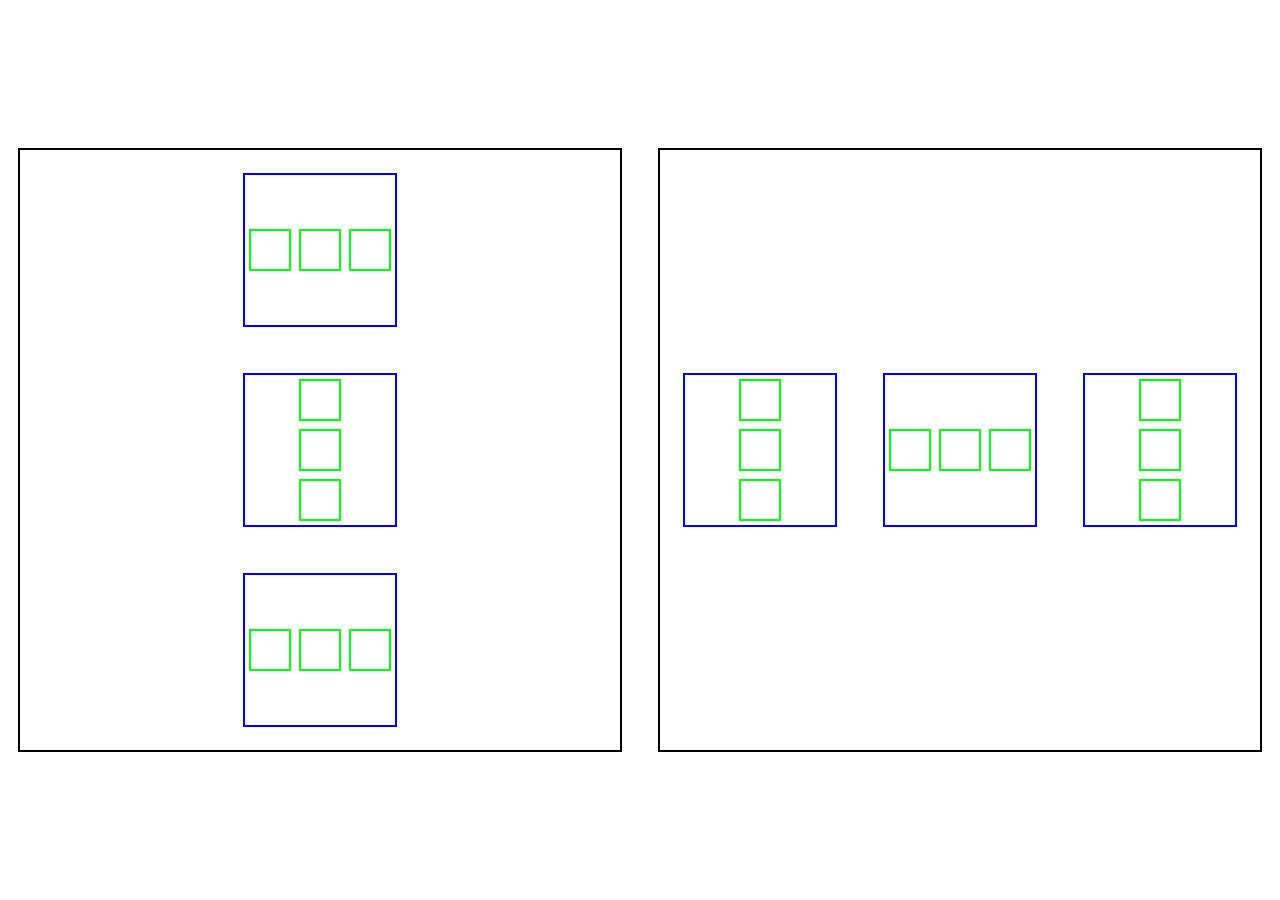
<file: 03_FlexBox/index.html>
<!DOCTYPE html>
<html>
  <head>
    <title>Flex Box</title>
    <link rel="stylesheet" href="styles.css" />
  </head>

  <body>
    <div class="padre">
      <div class="hijo">
        <div class="nieto"></div>
        <div class="nieto"></div>
        <div class="nieto"></div>
      </div>
      <div class="hija">
        <div class="nieto"></div>
        <div class="nieto"></div>
        <div class="nieto"></div>
      </div>
      <div class="hijo">
        <div class="nieto"></div>
        <div class="nieto"></div>
        <div class="nieto"></div>
      </div>
    </div>
    <!-------------------Clase Madre-------------->
    <div class="madre">
      <div class="hija">
        <div class="nieta"></div>
        <div class="nieta"></div>
        <div class="nieta"></div>
      </div>
      <div class="hijo">
        <div class="nieta"></div>
        <div class="nieta"></div>
        <div class="nieta"></div>
      </div>
      <div class="hija">
        <div class="nieta"></div>
        <div class="nieta"></div>
        <div class="nieta"></div>
      </div>
    </div>
  </body>
</html>
</file>
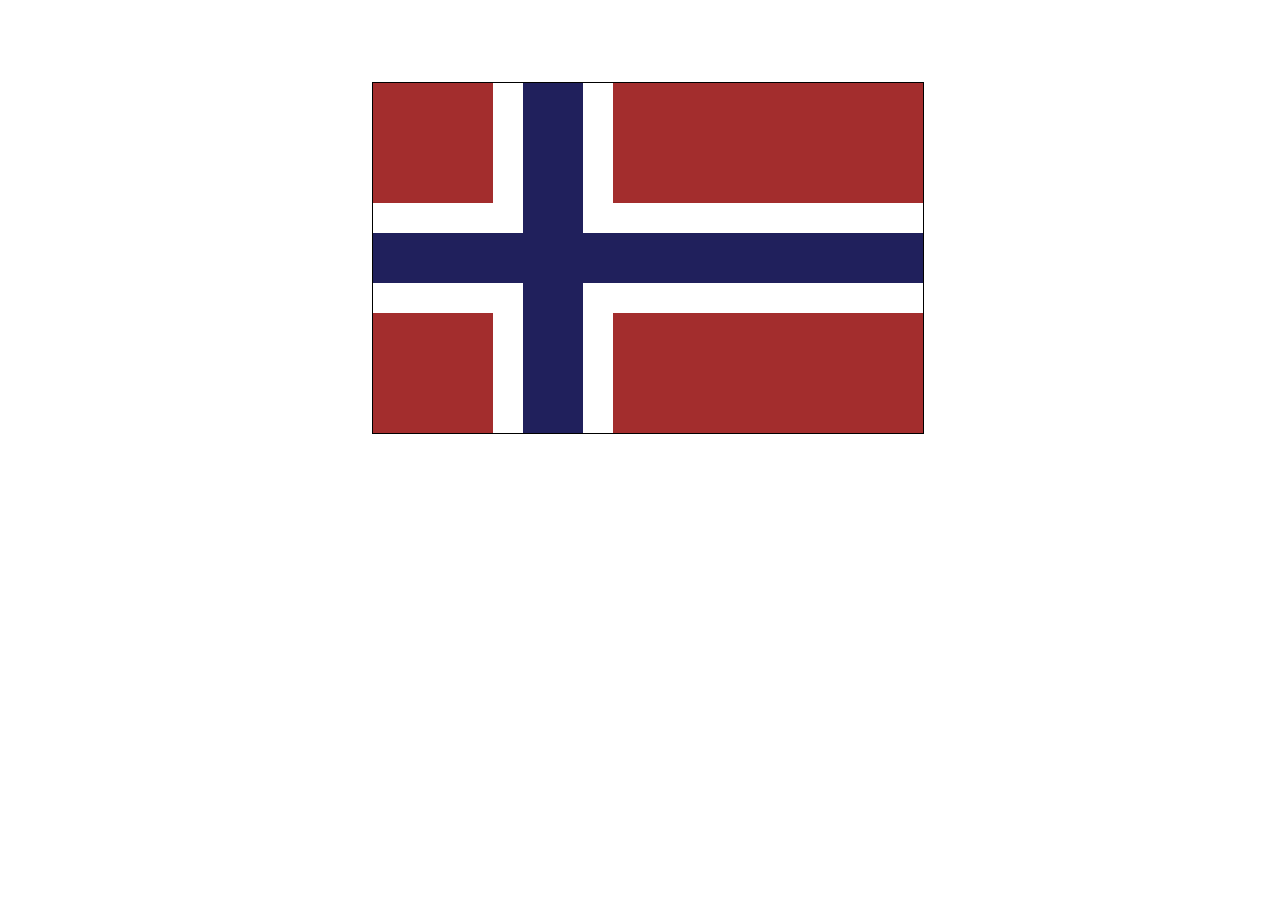
<file: Ejercicio_FlexBox/index.html>
<!DOCTYPE html>
<html lang="en">
<head>
    <meta charset="UTF-8">
    <meta http-equiv="X-UA-Compatible" content="IE=edge">
    <meta name="viewport" content="width=device-width, initial-scale=1.0">
    <title>Document</title>
    <link rel="stylesheet" href="styles.css">
</head>
<body>
    <div class="bandera">
        <div class="azul-izquierda">
        <div class="blanca-up">
            <div class="roja"></div>
        </div>
        <div class="blanca-down">
            <div class="roja"></div>
        </div>
            </div>
    <div class="azul-derecha">
        <div class="blanca-up-der">
            <div class="roja-der"></div>
                </div>
        <div class="blanca-down-der">
            <div class="roja-der"></div>
        </div>
        

    </div>

    </div>
 
</body>
</html>
</file>
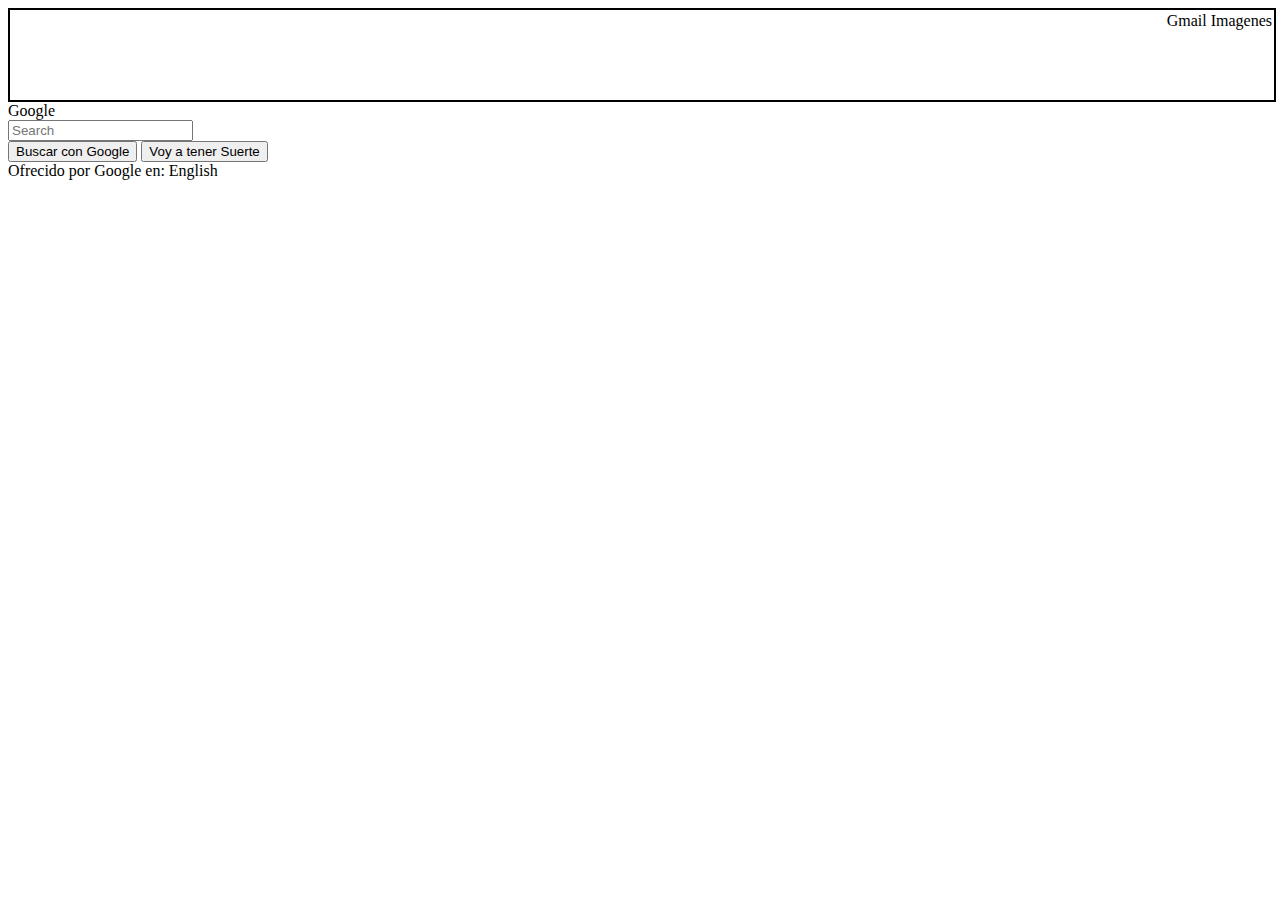
<file: Ejercicio_FlexBox2/index.html>
<!DOCTYPE html>
<html lang="en">
<head>
    <meta charset="UTF-8">
    <meta http-equiv="X-UA-Compatible" content="IE=edge">
    <meta name="viewport" content="width=device-width, initial-scale=1.0">
    <link rel="stylesheet" href="styles.css">
    <title>Document</title>
</head>
<body>
    
    <div class="menu">
       <a href="#">Gmail</a>
       <a href="#">Imagenes</a>
    </div>
    <div class="google">
        <label for="">Google</label>
    </div>
    <div class="search">
        <input type="text" placeholder="Search">

    </div>
    <div class="botones">
        <input type="button" value="Buscar con Google">
        <input type="button" value="Voy a tener Suerte">

    </div>
    <div class="anuncio">
        <label for="">Ofrecido por Google en: English</label>
    </div>

</body>
</html>
</file>
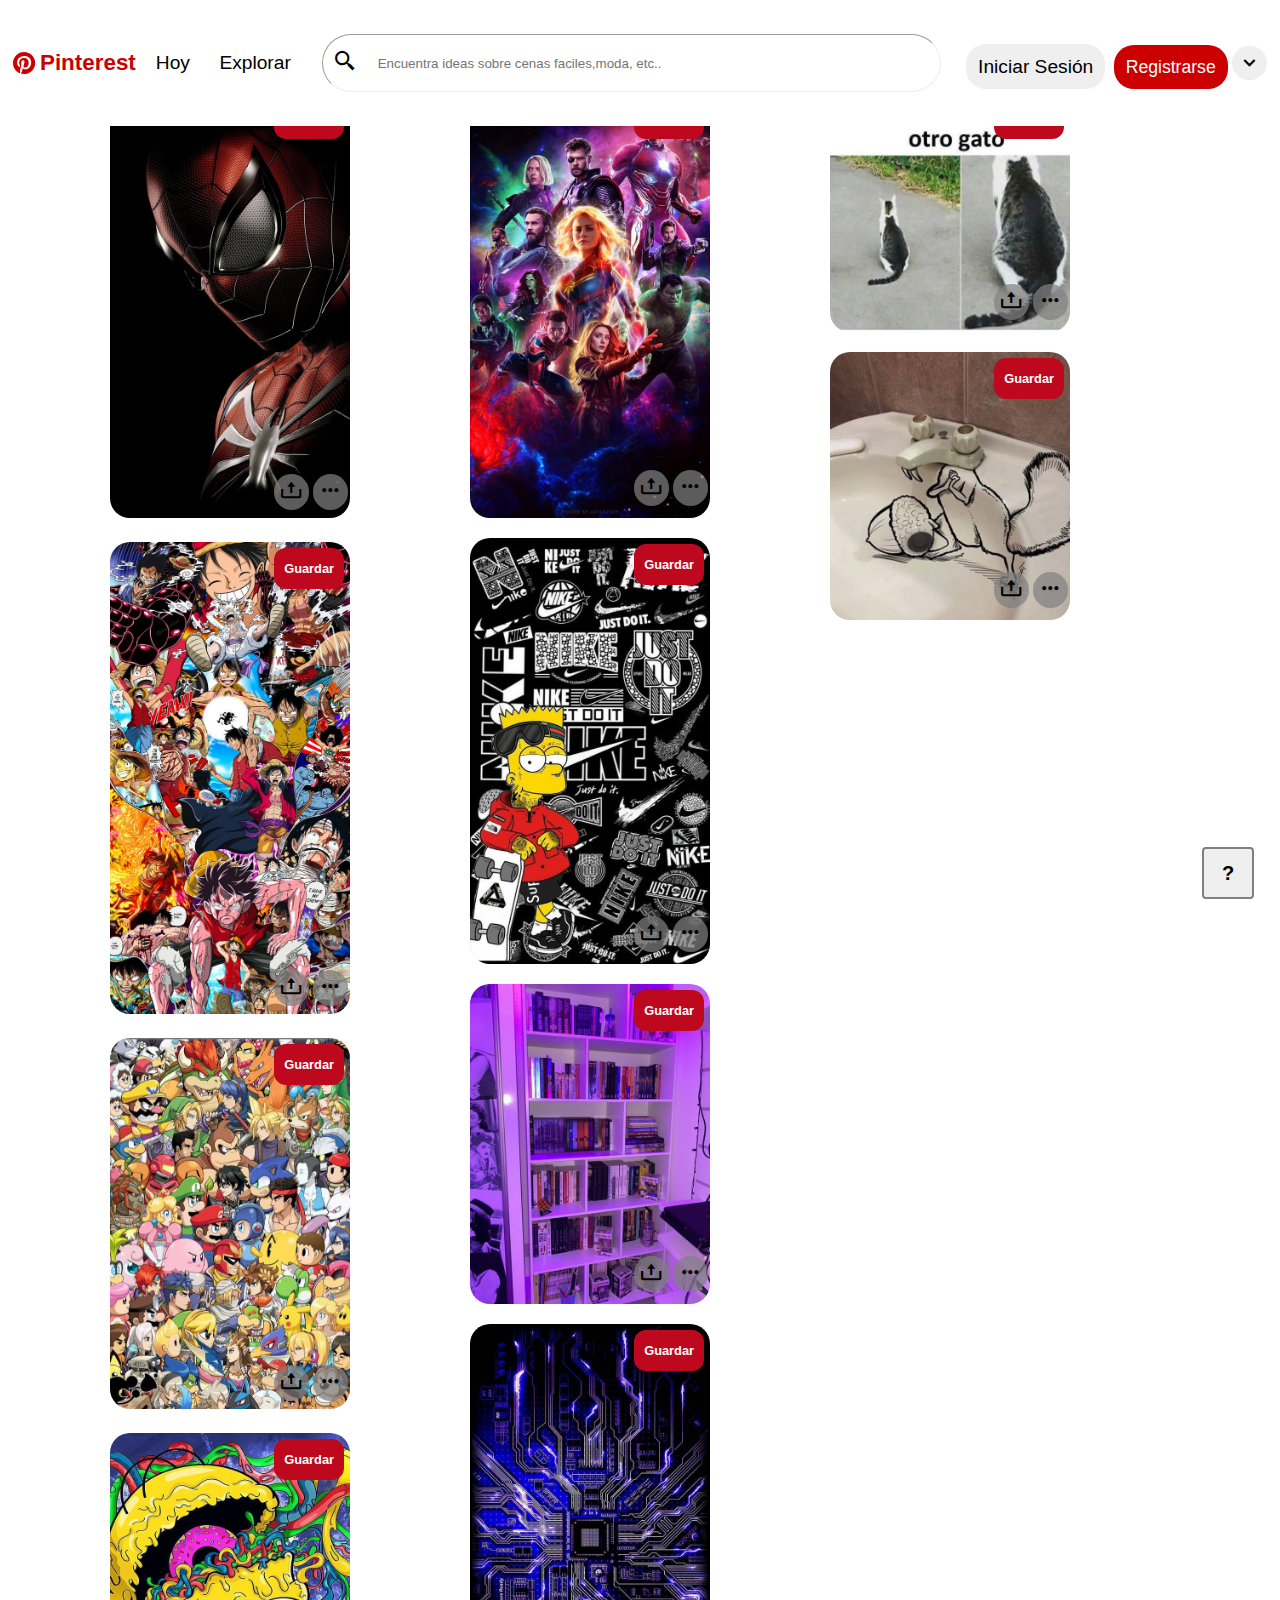
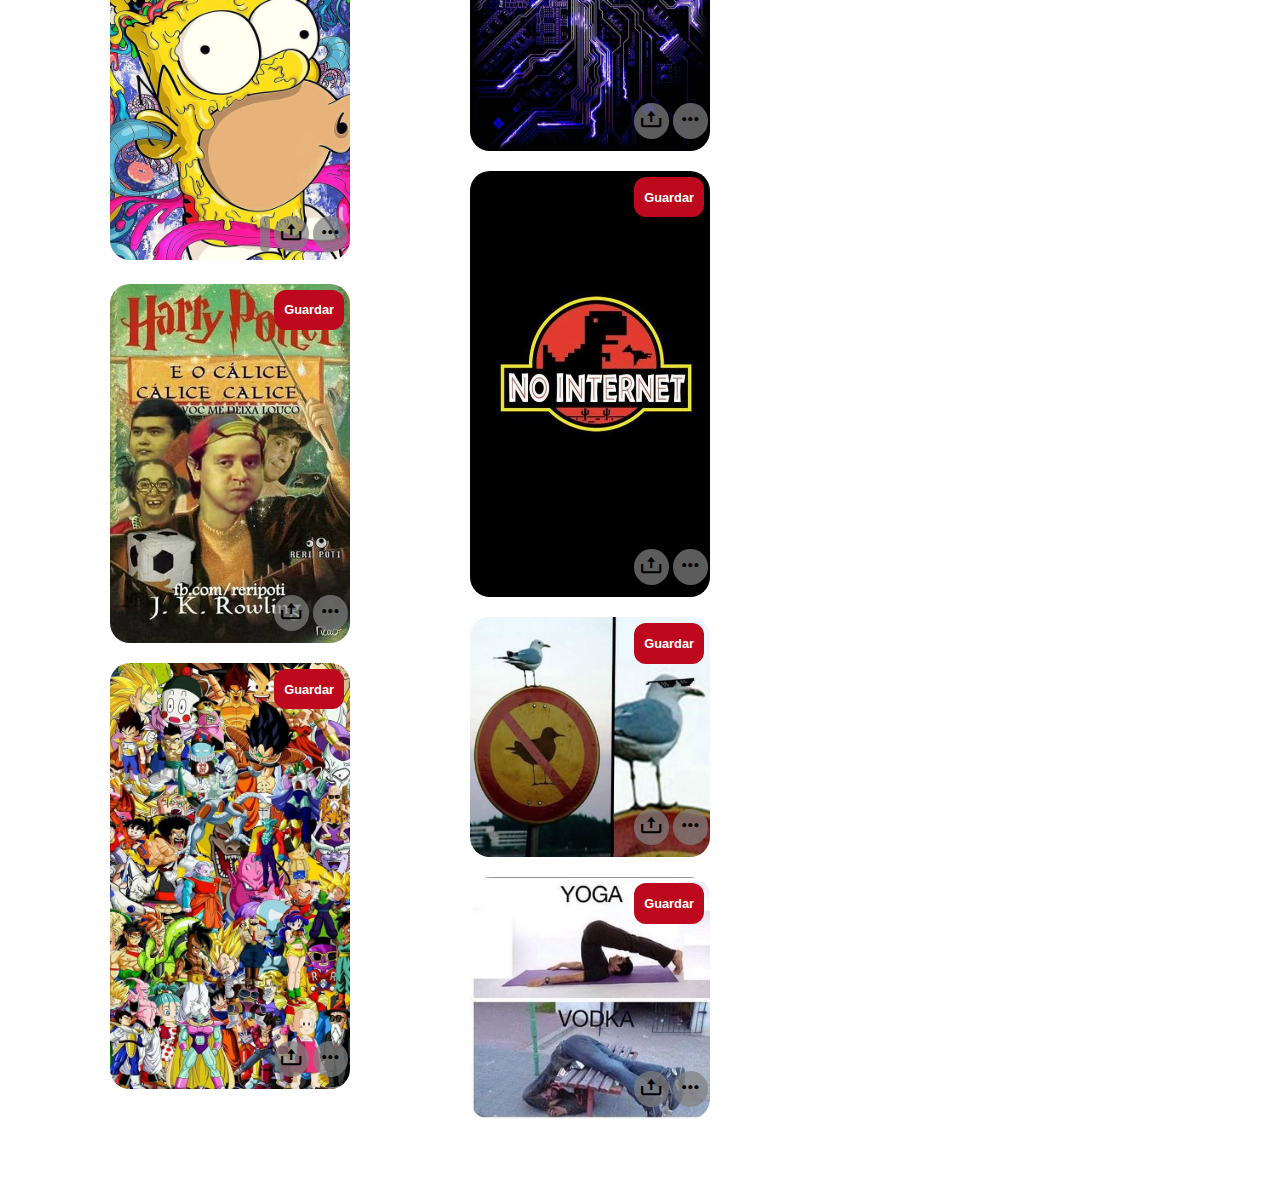
<file: Pinterest/index.html>
<!DOCTYPE html>
  <head>
    <meta charset="UTF-8" />
    <meta name="viewport" content="width=device-width, initial-scale=1.0" />
    <title>Clon de Pinterest</title>
    <link rel="stylesheet" href="css/style.css">
    <link rel="stylesheet" href="css/menu.css">
    <link href='https://unpkg.com/boxicons@2.1.2/css/boxicons.min.css' rel='stylesheet'>
  </head>
  <body>    
    <nav>
      <div class="navbar">
        <div class="logo">
          <svg
            class="gUZ sj_ U9O kVc"
            height="24"
            width="24"
            viewBox="0 0 24 24"
            aria-hidden="true"
            aria-label=""
            role="img"
          >

            <path
              d="M0 12c0 5.123 3.211 9.497 7.73 
                        11.218-.11-.937-.227-2.482.025-3.566.217-.932 1.401-5.938 1.401-5.938s-.357-.715-.357-1.774c0-1.66.962-2.9 
                        2.161-2.9 1.02 0 1.512.765 1.512 1.682 0 1.025-.653 2.557-.99 3.978-.281 1.189.597 2.159 1.769 2.159 
                        2.123 0 3.756-2.239 3.756-5.471 0-2.861-2.056-4.86-4.991-4.86-3.398 0-5.393 2.549-5.393 5.184 0 
                        1.027.395 2.127.889 2.726a.36.36 0 0 1 .083.343c-.091.378-.293 1.189-.332 
                        1.355-.053.218-.173.265-.4.159-1.492-.694-2.424-2.875-2.424-4.627 0-3.769 2.737-7.229 7.892-7.229 
                        4.144 0 7.365 2.953 7.365 6.899 0 4.117-2.595 7.431-6.199 7.431-1.211 0-2.348-.63-2.738-1.373 0 0-.599 
                        2.282-.744 2.84-.282 1.084-1.064 2.456-1.549 3.235C9.584 23.815 10.77 24 12 24c6.627 0 12-5.373 
                        12-12S18.627 0 12 0 0 5.373 0 12"></path>
          </svg>
          <a href="./index.html">Pinterest</a>
        </div>
      <div class="menu">
        <div class="derecha">
            <a href="http://">Hoy</a>
            <a href="http://">Explorar</a>
        </div>
        <div class="centro">
            <span>
                <i class='bx bx-search-alt-2 bx-sm'></i>
            </span>
            <input type="text" class="search" id="checking" placeholder="Encuentra ideas sobre cenas faciles,moda, etc..">
        </div>
        <div class="izquierda">
            <a href="http://" class="iniciar">Iniciar Sesión</a>
            <a href="http://" class="registrar">Registrarse</a>
            <i class='bx bx-chevron-down bx-sm'></i>
        </div>
      </div>
    </div>

    </nav>

      <div class="container">
        <div class="tile-container">
          <div class="tile">
            <a href="./zoom.html"><img src="img/cuadro1-1.jpg" alt="Spiderman"></a>
            <div class="overlay">
              <a href="#"><i class='bx bx-upload bx-sm'></i></a>
              <a href="#"><i class='bx bx-dots-horizontal-rounded bx-sm'></i></a>
            </div>
            <div class="btn_Guardar">
              <p>Guardar</p>
            </div>
          </div>
          <div class="tile">
            <a href="./zoom2.html"><img src="img/cuadro1-2.jpg" alt="Caricatura"></a>
            <div class="overlay">
              <a href="#"><i class='bx bx-upload bx-sm'></i></a>
              <a href="#"><i class='bx bx-dots-horizontal-rounded bx-sm'></i></a>
            </div>
            <div class="btn_Guardar">
              <p>Guardar</p>
            </div>
          </div>
          <div class="tile">
            <a href="./zoom3.html"><img src="img/cuadro1-3.jpg" alt="Juegos"></a>
            <div class="overlay">
              <a href="#"><i class='bx bx-upload bx-sm'></i></a>
              <a href="#"><i class='bx bx-dots-horizontal-rounded bx-sm'></i></a>
            </div>
            <div class="btn_Guardar">
              <p>Guardar</p>
            </div>
          </div>
          <div class="tile">
            <a href="./zoom4.html"><img src="img/cuadro1-4.jpg" alt="Los simpsons">
            <div class="overlay">
              <a href="#"><i class='bx bx-upload bx-sm'></i></a>
              <a href="#"><i class='bx bx-dots-horizontal-rounded bx-sm'></i></a>
            </div>
            <div class="btn_Guardar">
              <p>Guardar</p>
            </div>
          </div>
          <div class="tile">
            <img src="img/cuadro2-1.jpg" alt="Harry Potter">
            <div class="overlay">
              <a href="#"><i class='bx bx-upload bx-sm'></i></a>
              <a href="#"><i class='bx bx-dots-horizontal-rounded bx-sm'></i></a>
            </div>
            <div class="btn_Guardar">
            <p>Guardar</p>
            </div>
          </div>
        <div class="tile">
          <img src="img/cuadro2-2.jpg" alt="DBZ">
          <div class="overlay">
            <a href="#"><i class='bx bx-upload bx-sm'></i></a>
            <a href="#"><i class='bx bx-dots-horizontal-rounded bx-sm'></i></a>
          </div>
          <div class="btn_Guardar">
            <p>Guardar</p>
          </div>
        </div>
        <div class="tile">
          <img src="img/cuadro2-3.jpg" alt="The Avengers">
          <div class="overlay">
            <a href="#"><i class='bx bx-upload bx-sm'></i></a>
              <a href="#"><i class='bx bx-dots-horizontal-rounded bx-sm'></i></a>
          </div>
          <div class="btn_Guardar">
            <p>Guardar</p>
          </div>
        </div>
        <div class="tile">
          <img src="img/cuadro2-4.jpg" alt="nike">
          <div class="overlay">
            <a href="#"><i class='bx bx-upload bx-sm'></i></a>
              <a href="#"><i class='bx bx-dots-horizontal-rounded bx-sm'></i></a>
          </div>
          <div class="btn_Guardar">
            <p>Guardar</p>
          </div>
         </div>
        <div class="tile">
          <img src="img/cuadro3-1.jpg" alt="Mueble">
          <div class="overlay">
            <a href="#"><i class='bx bx-upload bx-sm'></i></a>
            <a href="#"><i class='bx bx-dots-horizontal-rounded bx-sm'></i></a>
          </div>
          <div class="btn_Guardar">
            <p>Guardar</p>
          </div>
        </div>
        <div class="tile">
          <img src="img/cuadro3-2.jpg" alt="Abstracto">
          <div class="overlay">
            <a href="#"><i class='bx bx-upload bx-sm'></i></a>
            <a href="#"><i class='bx bx-dots-horizontal-rounded bx-sm'></i></a>
          </div>
          <div class="btn_Guardar">
            <p>Guardar</p>
          </div>
        </div>
        <div class="tile">
          <img src="img/cuadro3-3.jpg" alt="No internet">
          <div class="overlay">
            <a href="#"><i class='bx bx-upload bx-sm'></i></a>
            <a href="#"><i class='bx bx-dots-horizontal-rounded bx-sm'></i></a>
          </div>
          <div class="btn_Guardar">
            <p>Guardar</p>
          </div>
        </div>
        <div class="tile">
          <img src="img/cuadro3-4.jpg" alt="Pájaro">
          <div class="overlay">
            <a href="#"><i class='bx bx-upload bx-sm'></i></a>
            <a href="#"><i class='bx bx-dots-horizontal-rounded bx-sm'></i></a>
          </div>
          <div class="btn_Guardar">
            <p>Guardar</p>
          </div>
        </div>
        <div class="tile">
          <img src="img/cuadro4-1.jpg" alt="Yoga">
          <div class="overlay">
            <a href="#"><i class='bx bx-upload bx-sm'></i></a>
            <a href="#"><i class='bx bx-dots-horizontal-rounded bx-sm'></i></a>
          </div>
          <div class="btn_Guardar">
            <p>Guardar</p>
          </div>
        </div>
        <div class="tile">
          <img src="img/cuadro4-2.jpg" alt="gato">
          <div class="overlay">
            <a href="#"><i class='bx bx-upload bx-sm'></i></a>
            <a href="#"><i class='bx bx-dots-horizontal-rounded bx-sm'></i></a>
          </div>
          <div class="btn_Guardar">
            <p>Guardar</p>
          </div>
        </div>
        <div class="tile">
          <img src="img/cuadro4-3.jpg" alt="llave">
          <div class="overlay">
            <a href="#"><i class='bx bx-upload bx-sm'></i></a>
              <a href="#"><i class='bx bx-dots-horizontal-rounded bx-sm'></i></a>
          </div>
          <div class="btn_Guardar">
            <p>Guardar</p>
          </div>
        </div>
      </div>
    </div>
    <div class="boton_ab">
      <p class="icon_preg">?</p>
    </div>
  </body>
</html>
</file>
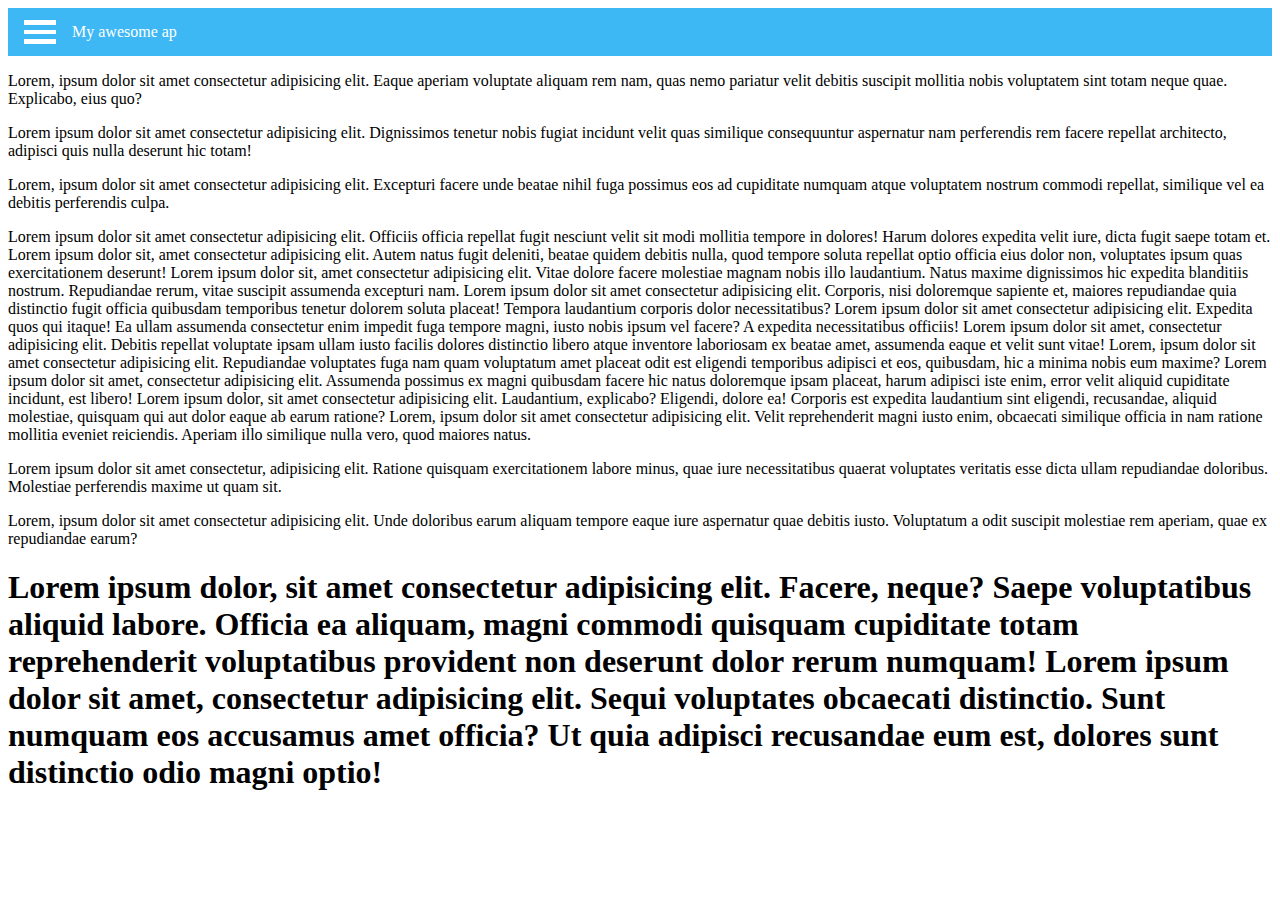
<file: Practica_personal/index.html>
<!DOCTYPE html>
<html lang="en">
<head>
  <meta charset="UTF-8">
  <meta http-equiv="X-UA-Compatible" content="IE=edge">
  <meta name="viewport" content="width=device-width, initial-scale=1.0">
  <title>Document</title>
  <link rel="stylesheet" href="css/style.css">
  
</head>
<body>
  
  <header class="main-header">
    <div id="toggle-menu" class="toggle-menu"></div>
    My awesome ap
  </header>
<P>Lorem, ipsum dolor sit amet consectetur adipisicing elit. Eaque aperiam voluptate aliquam rem nam, quas nemo pariatur velit debitis suscipit mollitia nobis voluptatem sint totam neque quae. Explicabo, eius quo?</P>
<p>Lorem ipsum dolor sit amet consectetur adipisicing elit. Dignissimos tenetur nobis fugiat incidunt velit quas similique consequuntur aspernatur nam perferendis rem facere repellat architecto, adipisci quis nulla deserunt hic totam!</p>  
<p>Lorem, ipsum dolor sit amet consectetur adipisicing elit. Excepturi facere unde beatae nihil fuga possimus eos ad cupiditate numquam atque voluptatem nostrum commodi repellat, similique vel ea debitis perferendis culpa.
  <p>Lorem ipsum dolor sit amet consectetur adipisicing elit. Officiis officia repellat fugit nesciunt velit sit modi mollitia tempore in dolores! Harum dolores expedita velit iure, dicta fugit saepe totam et.
    Lorem ipsum dolor sit, amet consectetur adipisicing elit. Autem natus fugit deleniti, beatae quidem debitis nulla, quod tempore soluta repellat optio officia eius dolor non, voluptates ipsum quas exercitationem deserunt!
    Lorem ipsum dolor sit, amet consectetur adipisicing elit. Vitae dolore facere molestiae magnam nobis illo laudantium. Natus maxime dignissimos hic expedita blanditiis nostrum. Repudiandae rerum, vitae suscipit assumenda excepturi nam.
    Lorem ipsum dolor sit amet consectetur adipisicing elit. Corporis, nisi doloremque sapiente et, maiores repudiandae quia distinctio fugit officia quibusdam temporibus tenetur dolorem soluta placeat! Tempora laudantium corporis dolor necessitatibus?
    Lorem ipsum dolor sit amet consectetur adipisicing elit. Expedita quos qui itaque! Ea ullam assumenda consectetur enim impedit fuga tempore magni, iusto nobis ipsum vel facere? A expedita necessitatibus officiis!
    Lorem ipsum dolor sit amet, consectetur adipisicing elit. Debitis repellat voluptate ipsam ullam iusto facilis dolores distinctio libero atque inventore laboriosam ex beatae amet, assumenda eaque et velit sunt vitae!
    Lorem, ipsum dolor sit amet consectetur adipisicing elit. Repudiandae voluptates fuga nam quam voluptatum amet placeat odit est eligendi temporibus adipisci et eos, quibusdam, hic a minima nobis eum maxime?
    Lorem ipsum dolor sit amet, consectetur adipisicing elit. Assumenda possimus ex magni quibusdam facere hic natus doloremque ipsam placeat, harum adipisci iste enim, error velit aliquid cupiditate incidunt, est libero!
    Lorem ipsum dolor, sit amet consectetur adipisicing elit. Laudantium, explicabo? Eligendi, dolore ea! Corporis est expedita laudantium sint eligendi, recusandae, aliquid molestiae, quisquam qui aut dolor eaque ab earum ratione?
    Lorem, ipsum dolor sit amet consectetur adipisicing elit. Velit reprehenderit magni iusto enim, obcaecati similique officia in nam ratione mollitia eveniet reiciendis. Aperiam illo similique nulla vero, quod maiores natus.
    
  </p>
  <p>Lorem ipsum dolor sit amet consectetur, adipisicing elit. Ratione quisquam exercitationem labore minus, quae iure necessitatibus quaerat voluptates veritatis esse dicta ullam repudiandae doloribus. Molestiae perferendis maxime ut quam sit.</p>
  <p>Lorem, ipsum dolor sit amet consectetur adipisicing elit. Unde doloribus earum aliquam tempore eaque iure aspernatur quae debitis iusto. Voluptatum a odit suscipit molestiae rem aperiam, quae ex repudiandae earum?</p>
  <h1>Lorem ipsum dolor, sit amet consectetur adipisicing elit. Facere, neque? Saepe voluptatibus aliquid labore. Officia ea aliquam, magni commodi quisquam cupiditate totam reprehenderit voluptatibus provident non deserunt dolor rerum numquam!
    Lorem ipsum dolor sit amet, consectetur adipisicing elit. Sequi voluptates obcaecati distinctio. Sunt numquam eos accusamus amet officia? Ut quia adipisci recusandae eum est, dolores sunt distinctio odio magni optio!
    
  </h1>
</p>
<nav class="main-nav">
    <ul class="main-menu">
      <li><a href="#">Contacto</a></li>
      <li><a href="#">Contacto</a></li>
      <li><a href="#">Contacto</a></li>
      <li><a href="#">Contacto</a></li>
      <li><a href="#">Contacto</a></li>
    </ul>

  </nav>
  <script src="js/animacion.js"></script>

</body>
</html>
</file>
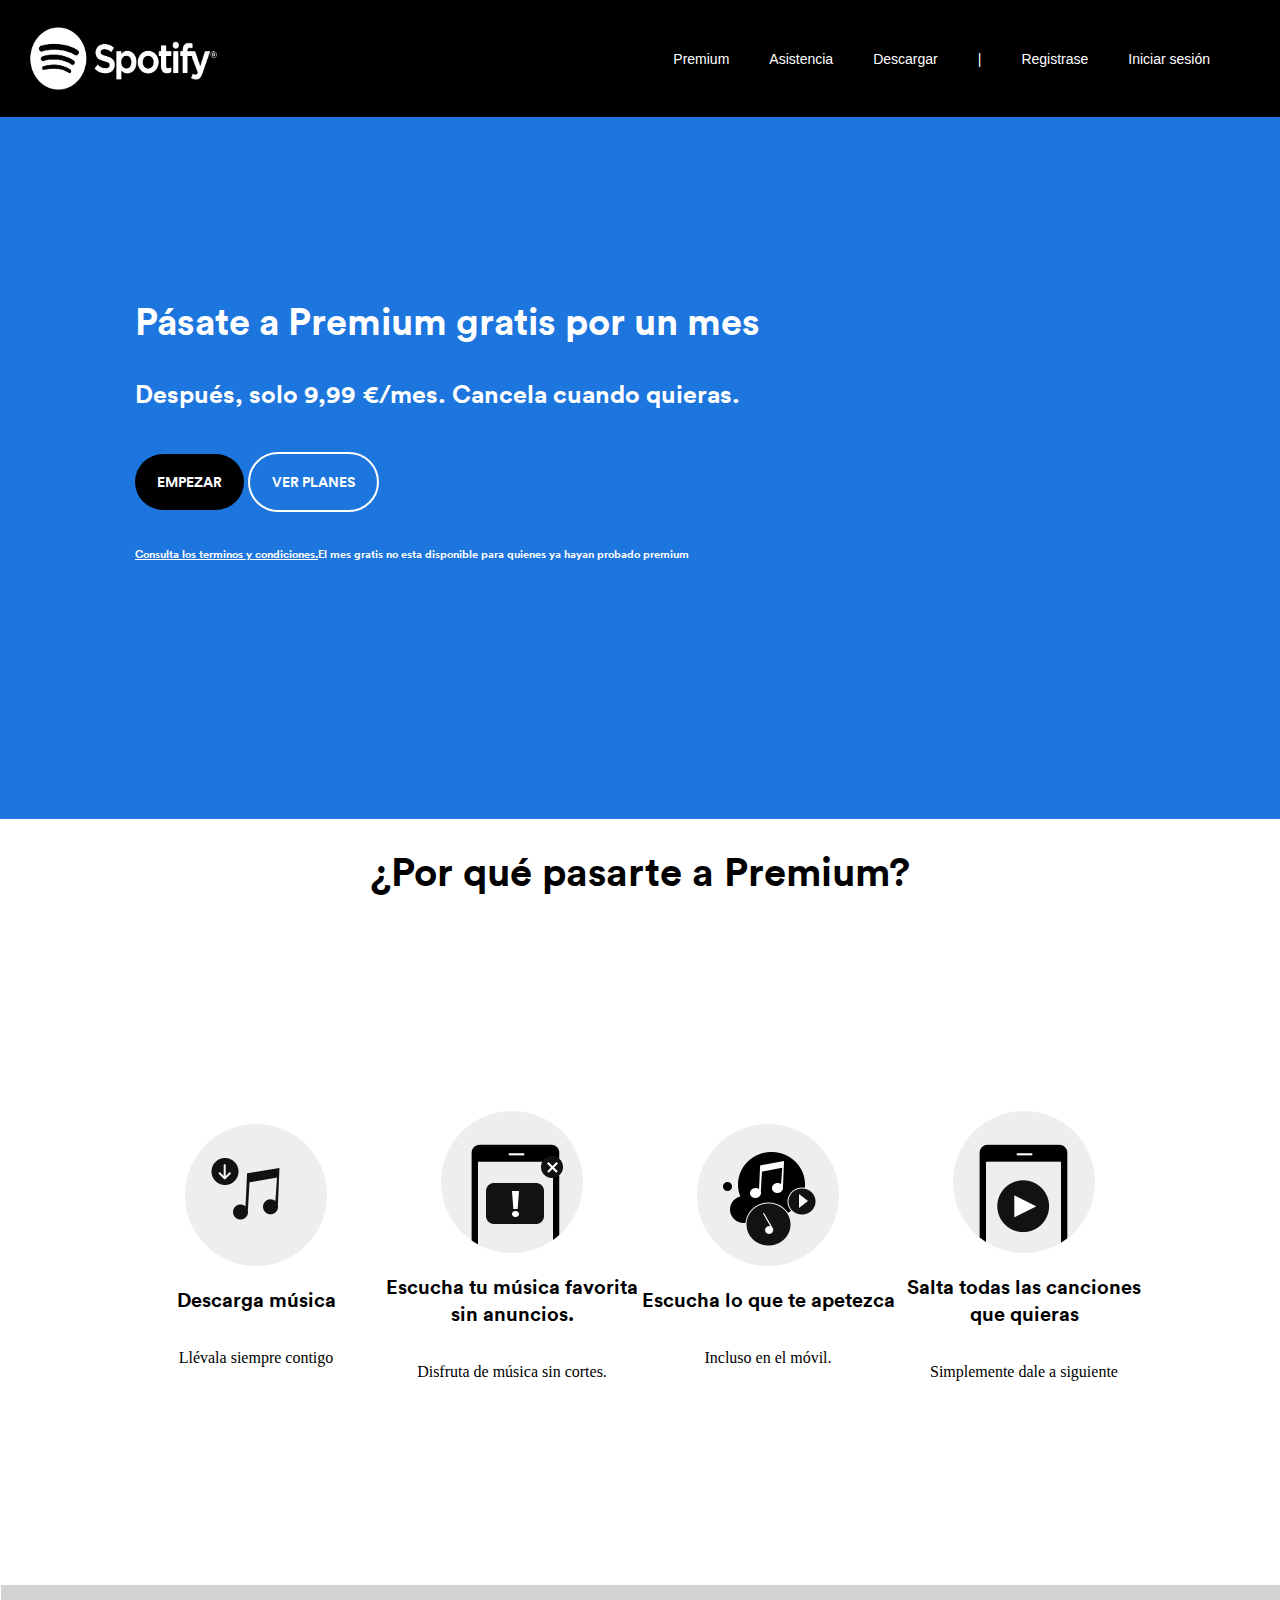
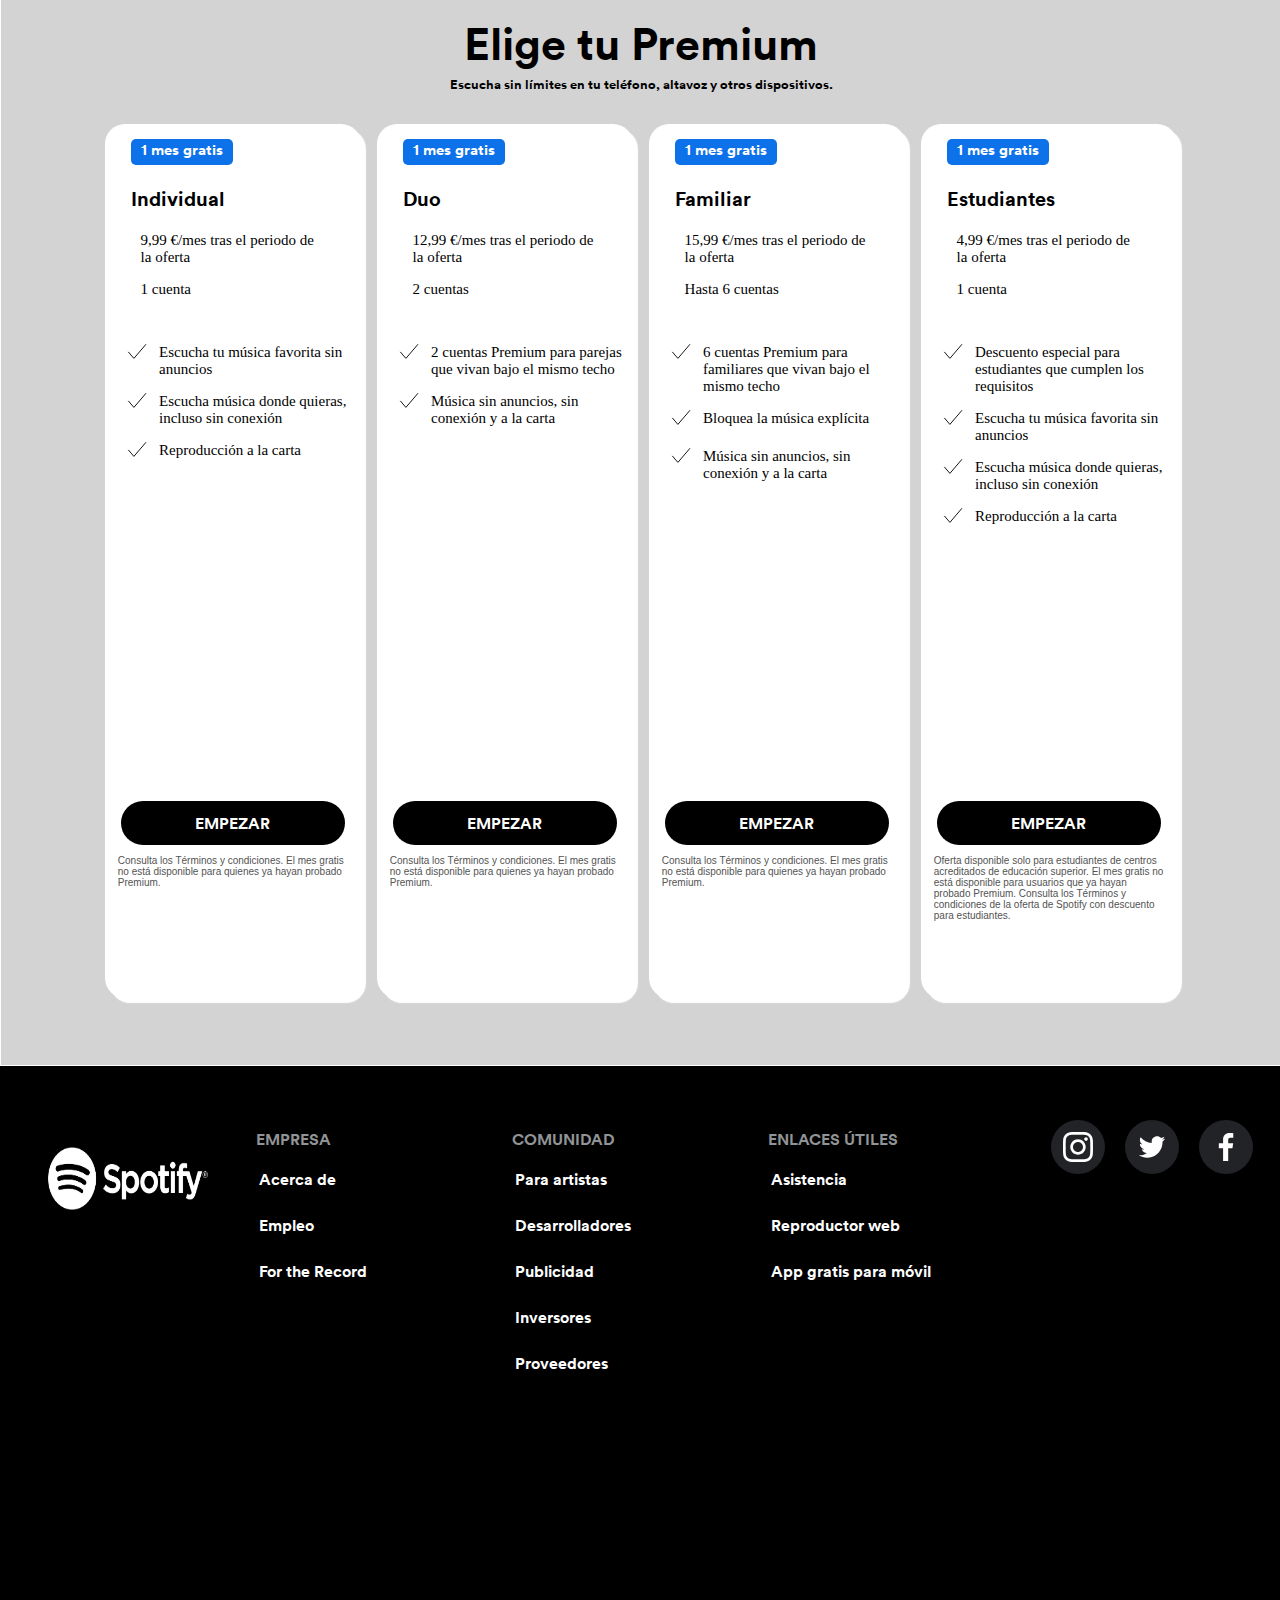
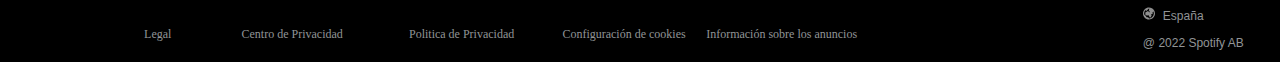
<file: Spotify/index.html>
<!DOCTYPE html>
<html lang="en">
  <head>
    <meta charset="UTF-8" />
    <meta http-equiv="X-UA-Compatible" content="IE=edge" />
    <meta name="viewport" content="width=device-width, initial-scale=1.0" />
    <title>Document</title>
    <link rel="stylesheet" href="styles.css" />
  </head>
  <body>
    <div class="encabezado">
      <div class="imagen">
        <img src="img/Spotify_Logo_RGB_White.png" alt="" />
      </div>
      <div class="menu">
        <a href="#">Premium</a>
        <a href="#">Asistencia</a>
        <a href="#">Descargar</a>
        <a href="#">|</a>
        <a href="#">Registrase</a>
        <a href="#">Iniciar sesión</a>
      </div>
    </div>

    <div class="anuncio">
      <div class="texto">
        <h2>Pásate a Premium gratis por un mes</h2>
        <h4>Después, solo 9,99 €/mes. Cancela cuando quieras.</h4>
        <br />
      </div>
      <div class="botones">
        <a href="#">EMPEZAR</a>
        <a href="#" id="btnout">VER PLANES</a>
        <br /><br /><br /><br />
      </div>
      <div class="privacidad">
        <a href="#"> Consulta los terminos y condiciones.</a
        ><a
          >El mes gratis no esta disponible para quienes ya hayan probado
          premium</a
        >
      </div>
    </div>

    <div class="beneficios">
      <h1>¿Por qué pasarte a Premium?</h1>

      <div class="org">
        <div class="caja">
          <img src="img/musica.png" alt="" />
          <h3>Descarga música</h3>
          <p>Llévala siempre contigo</p>
        </div>
        <div class="caja">
          <img src="img/sin_anuncios.png" alt="" />
          <h3>Escucha tu música favorita sin anuncios.</h3>
          <p>Disfruta de música sin cortes.</p>
        </div>
        <div class="caja">
          <img src="img/musica_videos.png" alt="" />
          <h3>Escucha lo que te apetezca</h3>
          <p>Incluso en el móvil.</p>
        </div>
        <div class="caja">
          <img src="img/jump.png" alt="" />
          <h3>Salta todas las canciones que quieras</h3>
          <p>Simplemente dale a siguiente</p>
        </div>
      </div>
    </div>

    <div class="planes">
      <h1>Elige tu Premium</h1>
      <h5>Escucha sin límites en tu teléfono, altavoz y otros dispositivos.</h5>
      <div class="org2">
        <div class="caja2">
          <div class="cajahijo1">
            <div class="promo">
              <p>1 mes gratis</p>
            </div>
            <h3>Individual</h3>
            <p>9,99 €/mes tras el periodo de la oferta</p>
            <p>1 cuenta</p>
          </div>
          <div class="cajahijo2">
            <ul>
              <li>
                <div class="palomita">
                  <svg
                    role="img"
                    focusable="false"
                    height="24"
                    width="24"
                    viewBox="0 0 24 24"
                    aria-label=""
                    class="Svg-ytk21e-0 fJEWJR"
                  >
                    <polyline
                      points="3.32 12.86 8.9 19.4 20.99 5.26"
                      fill="none"
                      stroke="#181818"
                    ></polyline>
                  </svg>
                </div>
                <p>Escucha tu música favorita sin anuncios</p>
              </li>
              <li>
                <div class="palomita">
                  <svg
                    role="img"
                    focusable="false"
                    height="24"
                    width="24"
                    viewBox="0 0 24 24"
                    aria-label=""
                    class="Svg-ytk21e-0 fJEWJR"
                  >
                    <polyline
                      points="3.32 12.86 8.9 19.4 20.99 5.26"
                      fill="none"
                      stroke="#181818"
                    ></polyline>
                  </svg>
                </div>
                <p>Escucha música donde quieras, incluso sin conexión</p>
              </li>
              <li>
                <div class="palomita">
                  <svg
                    role="img"
                    focusable="false"
                    height="24"
                    width="24"
                    viewBox="0 0 24 24"
                    aria-label=""
                    class="Svg-ytk21e-0 fJEWJR"
                  >
                    <polyline
                      points="3.32 12.86 8.9 19.4 20.99 5.26"
                      fill="none"
                      stroke="#181818"
                    ></polyline>
                  </svg>
                </div>
                <p>Reproducción a la carta</p>
              </li>
            </ul>
          </div>
          <div class="cajahijo3">
            <div class="menupromo">
              <a href="#">EMPEZAR</a>
            </div>
            <div class="condiciones">
              <h5>
                Consulta los Términos y condiciones. El mes gratis no está
                disponible para quienes ya hayan probado Premium.
              </h5>
            </div>
          </div>
        </div>
        <div class="caja2">
          <div class="cajahijo1">
            <div class="promo">
              <p>1 mes gratis</p>
            </div>
            <h3>Duo</h3>
            <p>12,99 €/mes tras el periodo de la oferta</p>
            <p>2 cuentas</p>
          </div>
          <div class="cajahijo2">
            <ul>
              <li>
                <div class="palomita">
                  <svg
                    role="img"
                    focusable="false"
                    height="24"
                    width="24"
                    viewBox="0 0 24 24"
                    aria-label=""
                    class="Svg-ytk21e-0 fJEWJR"
                  >
                    <polyline
                      points="3.32 12.86 8.9 19.4 20.99 5.26"
                      fill="none"
                      stroke="#181818"
                    ></polyline>
                  </svg>
                </div>
                <p>
                  2 cuentas Premium para parejas que vivan bajo el mismo techo
                </p>
              </li>
              <li>
                <div class="palomita">
                  <svg
                    role="img"
                    focusable="false"
                    height="24"
                    width="24"
                    viewBox="0 0 24 24"
                    aria-label=""
                    class="Svg-ytk21e-0 fJEWJR"
                  >
                    <polyline
                      points="3.32 12.86 8.9 19.4 20.99 5.26"
                      fill="none"
                      stroke="#181818"
                    ></polyline>
                  </svg>
                </div>
                <p>Música sin anuncios, sin conexión y a la carta</p>
              </li>
            </ul>
          </div>
          <div class="cajahijo3">
            <div class="menupromo">
              <a href="#">EMPEZAR</a>
            </div>
            <div class="condiciones">
              <h5>
                Consulta los Términos y condiciones. El mes gratis no está
                disponible para quienes ya hayan probado Premium.
              </h5>
            </div>
          </div>
        </div>
        <div class="caja2">
          <div class="cajahijo1">
            <div class="promo">
              <p>1 mes gratis</p>
            </div>
            <h3>Familiar</h3>
            <p>15,99 €/mes tras el periodo de la oferta</p>
            <p>Hasta 6 cuentas</p>
          </div>
          <div class="cajahijo2">
            <ul>
              <li>
                <div class="palomita">
                  <svg
                    role="img"
                    focusable="false"
                    height="24"
                    width="24"
                    viewBox="0 0 24 24"
                    aria-label=""
                    class="Svg-ytk21e-0 fJEWJR"
                  >
                    <polyline
                      points="3.32 12.86 8.9 19.4 20.99 5.26"
                      fill="none"
                      stroke="#181818"
                    ></polyline>
                  </svg>
                </div>
                <p>
                  6 cuentas Premium para familiares que vivan bajo el mismo
                  techo
                </p>
              </li>
              <li>
                <div class="palomita">
                  <svg
                    role="img"
                    focusable="false"
                    height="24"
                    width="24"
                    viewBox="0 0 24 24"
                    aria-label=""
                    class="Svg-ytk21e-0 fJEWJR"
                  >
                    <polyline
                      points="3.32 12.86 8.9 19.4 20.99 5.26"
                      fill="none"
                      stroke="#181818"
                    ></polyline>
                  </svg>
                </div>
                <p>Bloquea la música explícita</p>
              </li>
              <li>
                <div class="palomita">
                  <svg
                    role="img"
                    focusable="false"
                    height="24"
                    width="24"
                    viewBox="0 0 24 24"
                    aria-label=""
                    class="Svg-ytk21e-0 fJEWJR"
                  >
                    <polyline
                      points="3.32 12.86 8.9 19.4 20.99 5.26"
                      fill="none"
                      stroke="#181818"
                    ></polyline>
                  </svg>
                </div>
                <p>Música sin anuncios, sin conexión y a la carta</p>
              </li>
            </ul>
          </div>
          <div class="cajahijo3">
            <div class="menupromo">
              <a href="#">EMPEZAR</a>
            </div>
            <div class="condiciones">
              <h5>
                Consulta los Términos y condiciones. El mes gratis no está
                disponible para quienes ya hayan probado Premium.
              </h5>
            </div>
          </div>
        </div>
        <div class="caja2">
          <div class="cajahijo1">
            <div class="promo">
              <p>1 mes gratis</p>
            </div>
            <h3>Estudiantes</h3>
            <p>4,99 €/mes tras el periodo de la oferta</p>
            <p>1 cuenta</p>
          </div>
          <div class="cajahijo2">
            <ul>
              <li>
                <div class="palomita">
                  <svg
                    role="img"
                    focusable="false"
                    height="24"
                    width="24"
                    viewBox="0 0 24 24"
                    aria-label=""
                    class="Svg-ytk21e-0 fJEWJR"
                  >
                    <polyline
                      points="3.32 12.86 8.9 19.4 20.99 5.26"
                      fill="none"
                      stroke="#181818"
                    ></polyline>
                  </svg>
                </div>
                <p>
                  Descuento especial para estudiantes que cumplen los requisitos
                </p>
              </li>
              <li>
                <div class="palomita">
                  <svg
                    role="img"
                    focusable="false"
                    height="24"
                    width="24"
                    viewBox="0 0 24 24"
                    aria-label=""
                    class="Svg-ytk21e-0 fJEWJR"
                  >
                    <polyline
                      points="3.32 12.86 8.9 19.4 20.99 5.26"
                      fill="none"
                      stroke="#181818"
                    ></polyline>
                  </svg>
                </div>
                <p>Escucha tu música favorita sin anuncios</p>
              </li>
              <li>
                <div class="palomita">
                  <svg
                    role="img"
                    focusable="false"
                    height="24"
                    width="24"
                    viewBox="0 0 24 24"
                    aria-label=""
                    class="Svg-ytk21e-0 fJEWJR"
                  >
                    <polyline
                      points="3.32 12.86 8.9 19.4 20.99 5.26"
                      fill="none"
                      stroke="#181818"
                    ></polyline>
                  </svg>
                </div>
                <p>Escucha música donde quieras, incluso sin conexión</p>
              </li>
              <li>
                <div class="palomita">
                  <svg
                    role="img"
                    focusable="false"
                    height="24"
                    width="24"
                    viewBox="0 0 24 24"
                    aria-label=""
                    class="Svg-ytk21e-0 fJEWJR"
                  >
                    <polyline
                      points="3.32 12.86 8.9 19.4 20.99 5.26"
                      fill="none"
                      stroke="#181818"
                    ></polyline>
                  </svg>
                </div>
                <p>Reproducción a la carta</p>
              </li>
            </ul>
          </div>
          <div class="cajahijo3">
            <div class="menupromo">
              <a href="#">EMPEZAR</a>
            </div>
            <div class="condiciones">
              <h5>
                Oferta disponible solo para estudiantes de centros acreditados
                de educación superior. El mes gratis no está disponible para
                usuarios que ya hayan probado Premium. Consulta los Términos y
                condiciones de la oferta de Spotify con descuento para
                estudiantes.
              </h5>
            </div>
          </div>
        </div>
      </div>
    </div>
    <div class="pie">
      <div class="caja3">
        <div class="logobajo">
          <img src="img/Spotify_Logo_RGB_White.png" alt="" />
        </div>
      </div>
      <div class="caja3">
        <div class="titulo">
          <h4>EMPRESA</h4>
        </div>
        <div class="enlaces">
          <ul>
            <li>
              <a href="#">Acerca de</a>
            </li>
            <li>
              <a href="#">Empleo</a>
            </li>
            <li>
              <a href="#">For the Record</a>
            </li>
          </ul>
        </div>
      </div>
      <div class="caja3">
        <div class="titulo">
          <h4>COMUNIDAD</h4>
        </div>
        <div class="enlaces">
          <ul>
            <li>
              <a href="#">Para artistas</a>
            </li>
            <li>
              <a href="#">Desarrolladores</a>
            </li>
            <li>
              <a href="#">Publicidad</a>
            </li>
            <li>
              <a href="#">Inversores</a>
            </li>
            <li>
              <a href="#">Proveedores</a>
            </li>
          </ul>
        </div>
      </div>
      <div class="caja3">
        <div class="titulo">
          <h4>ENLACES ÚTILES</h4>
        </div>
        <div class="enlaces">
          <ul>
            <li>
              <a href="#">Asistencia</a>
            </li>
            <li>
              <a href="#">Reproductor web</a>
            </li>
            <li>
              <a href="#">App gratis para móvil</a>
            </li>
          </ul>
        </div>
      </div>
      <div class="caja3">
        <div class="redes">
          <div class="instagram">
            <img src="img/Instagram.svg" alt="" />
          </div>
          <div class="twitter">
            <img src="img/twitter.svg" alt="" />
          </div>
          <div class="facebook">
            <img src="img/facebook.svg" alt="" />
          </div>
        </div>
      </div>
    </div>
    <div class="creditos">
      <div class="legal">
        <div class="legalhijos">
            <a href="#">Legal</a>
        </div>
        <div class="legalhijos">
            <a href="http://">Centro de Privacidad</a>
        </div>
        <div class="legalhijos">
            <a href="http://">Politica de Privacidad</a>
        </div>
        <div class="legalhijos">
            <a href="http://">Configuración de cookies</a>
        </div>
        <div class="legalhijos">
            <a href="http://">Información sobre los anuncios</a>
        </div>
      </div>
      <div class="marca">
        <div class="mundo">
           <svg width="12" height="13" viewBox="0 0 12 13" 
           xmlns="http://www.w3.org/2000/svg" aria-hidden="true" 
           focusable="false" class="svelte-184rsfv">
           <path d="M6 0.624023C8.07255 0.624023 9.90309 1.68041 10.9815 3.28299C10.9819 
           3.28367 10.9822 3.28403 10.9825 3.28438C11.0029 3.30998 11.0209 3.33677 11.0363 
           3.36446C11.6453 4.30352 12 5.42315 12 6.62402C12 9.92265 9.32436 12.6079 6.02962 
           12.624C6.02732 12.6241 6.02495 12.6241 6.02258 12.6241L6 12.624C2.69149 12.624 0 
           9.93253 0 6.62402C0 3.31571 2.69149 0.624023 6 0.624023ZM6 1.78528C5.80411 1.78528 
           5.61089 1.79698 5.42102 1.81972C5.39755 1.91375 5.34896 2.0023 5.2765 2.07641L3.75157 
           3.63714C3.64024 3.75103 3.48978 3.812 3.33616 3.812C3.26752 3.812 3.19848 3.7998 3.1318 
           3.77483C2.91623 3.69359 2.76891 3.49277 2.75652 3.26265L2.74444 3.04725C1.77228 3.93289 
           1.16125 5.20844 1.16125 6.62402C1.16125 6.90513 1.18535 7.1807 1.23158 7.44881L2.11909 
           8.18538C2.12814 8.19266 2.13699 8.20053 2.14564 8.20859L2.91981 8.93437C2.99003 9.00007 
           3.04274 9.08228 3.07323 9.17374L3.37633 10.0793L3.83343 10.3016H4.86133C5.01514 10.3016 
           5.16285 10.3625 5.27182 10.4715L6.25621 11.4561C8.80567 11.3224 10.8387 9.20617 10.8387 
           6.62402C10.8387 5.8726 10.6666 5.16063 10.3596 4.52549L9.45716 5.24616L9.62455 5.6122C9.65956 
           5.68812 9.67726 5.77053 9.67726 5.85393V6.60784C9.67726 6.78014 9.60075 6.94358 9.46857 
           7.05393C9.3362 7.16407 9.16154 7.2103 8.99219 7.17902L8.05556 7.00751L8.52643 8.28855C8.58347 
           8.44354 8.57167 8.61544 8.49417 8.76139L7.67162 10.3097C7.58211 10.4783 7.41628 10.5907 
           7.22969 10.6136L7.15866 10.6179C6.94387 10.6179 6.74659 10.4991 6.64589 10.3093L6.25231 
           9.56742C6.24563 9.55444 6.23913 9.54126 6.23323 9.52788L5.91027 8.78833L5.5222 8.25412L4.15443 
           8.44118C4.0551 8.45475 3.9538 8.44255 3.86057 8.40518L2.68811 7.93765C2.46526 7.84855 2.3201 
           7.632 2.32244 7.39204L2.33879 5.84783C2.34095 5.65035 2.44304 5.46763 2.61022 5.3624L4.57554 
           4.12641C4.81058 3.97869 5.11781 4.01783 5.30801 4.22062L5.95905 4.91395L6.7818 5.23062L7.05303 
           5.13365L5.90181 3.48933C5.77849 3.3131 5.76256 3.08317 5.86051 2.89179L6.41732 1.80311C6.27976 
           1.7913 6.14057 1.78528 6 1.78528Z" fill="#8F8F8F"></path></svg><a>España</a>
        </div>
        <div class="spotify">
            <p>@ 2022 Spotify AB</p>
        </div>
      </div>
    </div>
  </body>
</html>
</file>
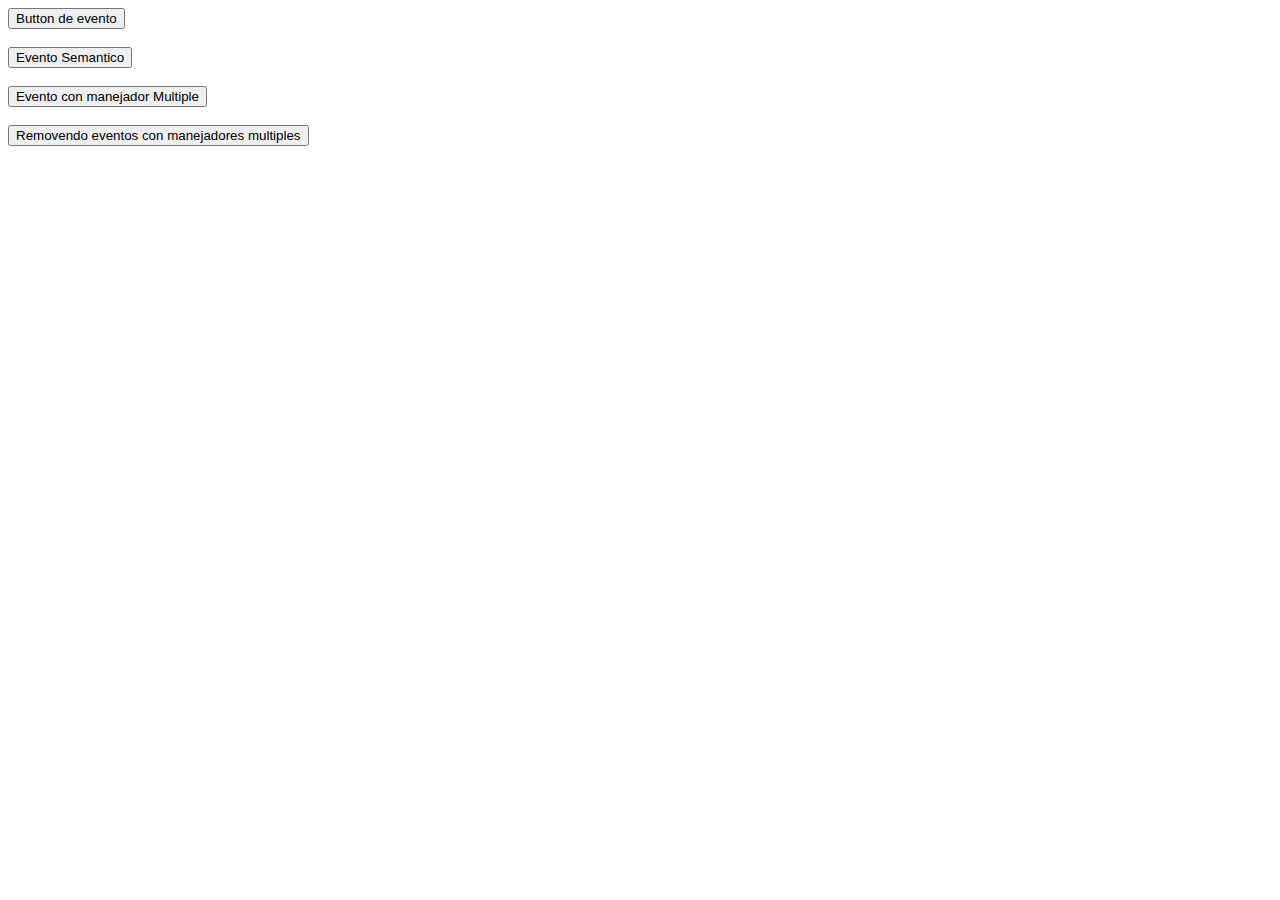
<file: Clases_externas/first/index.html>
<!DOCTYPE html>
<html lang="en">
<head>
    <meta charset="UTF-8">
    <meta http-equiv="X-UA-Compatible" content="IE=edge">
    <meta name="viewport" content="width=device-width, initial-scale=1.0">
    <title>Document</title>
</head>
<body>
   <button onclick="holamundo()">Button de evento</button>
    <br><br>
    <button id="evento-semantico">Evento Semantico</button>
    <br><br>
    <button id="evento-multiple">Evento con manejador Multiple</button>
    <br><br>
    <button id="evento-remover">Removendo eventos con manejadores multiples</button>

    <script src="js/index.js"></script>
</body>
</html>
</file>
<file: 03_FlexBox/styles.css>
/*h2 {
    border: 2px solid black;
    width: 100px;
}

a {
    border: 2px solid blue;
    width: 1000px;

}*/


body {
    margin: 0;
    padding: 0;
    height: 100vh;
    display: flex;
    justify-content: space-around;
    align-items: center;
}
.padre, .madre {

    width: 600px;
    height: 600px;
    border: 2px solid black;
}

.padre {
    display: flex;
    flex-direction: column;
    justify-content: space-around;
    align-items: center;

}

.hijo {
    width: 25%;
    height: 25%;
    border: 2px solid blue;
    display: flex;
    justify-content: space-around;
    align-items: center;
}

.nieto, .nieta {
    width: 25%;
    height: 25%;
    border: 2px solid rgb(0, 255, 13);

}

.madre {
    display: flex;
    justify-content: space-around;
    align-items: center;
}
.hija {
    width: 25%;
    height: 25%;
    border: 2px solid blue;
    display: flex;
    flex-direction: column;
    justify-content: space-around;
    align-items: center;
}
</file>
<file: Ejercicio_FlexBox/styles.css>
html {
    padding: 0px;
    margin: 0 auto;
}

body {
    
    width: 100%;
    height: 500px;
    display: flex;
    justify-content: center;
    align-items: center;
}

.bandera {
    width: 550px;
    height: 350px;
    display: flex;
    align-items: center;
    border: 1px solid black;
    justify-content: center;

    
}

.azul-izquierda {
    width: 190px;
    height: 350px;
    display: flex;
    background-color: rgb(32, 32, 92);
    display: flex;
    flex-direction: column;
    justify-content: space-between;
}

.blanca-up {

    width: 150px;
    height: 150px;
    display: flex;
    justify-content:flex-start ;
    flex-direction: column;
    background-color: rgb(255, 255, 255);

}

.blanca-down {

    width: 150px;
    height: 150px;
    display: flex;
    justify-content:flex-end ;
    flex-direction: column;
    background-color: rgb(255, 255, 255);

}

.roja {
    width: 120px;
    height: 120px;
    background-color: rgb(163, 45, 45);
}

.azul-derecha {
    width: 400px;
    height: 350px;
    display: flex;
    background-color: rgb(32, 32, 92);
    display: flex;
    flex-direction: column;
    justify-content: space-between;
    align-items: flex-end;
}


.blanca-down-der {

    width: 340px;
    height: 150px;
    display: flex;
    justify-content:flex-end ;
    flex-direction: column;
    background-color: rgb(255, 255, 255);
    align-items: flex-end;

}

.blanca-up-der {
    width: 340px;
    height: 150px;
    display: flex;
    justify-content:flex-start ;
    flex-direction: column;
    background-color: rgb(255, 255, 255);
    align-items: flex-end;
    
}
.roja-der {
    width: 310px;
    height: 120px;
    background-color: rgb(163, 45, 45);
}
</file>
<file: Ejercicio_FlexBox2/styles.css>
body {
    display: flex;
    justify-content: space-around;
    flex-direction: column;
}
.menu {

    height: 10vh;
    width: 100%;
    border: 2px solid black;
    display: flex;
    justify-content:end;
    
}
a {
    text-decoration: none;
    margin: 2px;    
    color: black;
}
</file>
<file: Pinterest/css/style.css>
body {
    display: grid;
    grid-template-rows: 60px auto;
    grid-template-columns: 100%;
    font-family: "Helvetica Neue", Helvetica, sans-serif;
  }
  
   /* caja principal*/
  .container {
    display: flex;
    justify-content: center;
    margin-top: 12px;
  }

  
  /* caja donde estan las imagenes*/
  .tile-container {
    display: flex;
    flex-direction: column;
    flex-wrap: wrap;
    width: 850px;
    height: 500vh;
    margin-top: 10px;

}
  
  /* Son los borden donde estan cada una de las imagenes cuando no está seleccionada*/
  .tile {
    width: 240px;
    display: flex;
    flex-direction: column;
    position: relative;
    align-items: flex-end;
    margin: 10px;
    border-radius: 10px;
  }
  
   /* esquinas de cada imagen*/
  .tile img {
    width: 100%;
    border-radius: 20px;
    
  }

  .tile img:hover{
    background-color: rgb(32, 29, 29);
    opacity: 0.7;
    cursor: pointer;
  }
  
   /* iconos de la imagen adelante (compartir, opciones y guardar*/
  .overlay {
    position: absolute;
    width: 100%;
    display: flex;
    justify-content: end;
    z-index: 1;
    bottom: 0px;
    margin-bottom: 10px;
  
  }
  
  .overlay a{

    text-decoration: none;
    color: black;
    padding: 5px;
    border-radius:20px;
    background-color: rgba(128, 128, 128, 0.719);
    margin: 2px;
  }

  .overlay a:hover{

    background-color: rgba(128, 128, 128, 0.356) ;
  }

  
   /* color bordes de iconos compartir y opciones*/
  .tile .overlay img {
    width: 20px;
    background-color: gainsboro;
    padding: 10px;
    border-radius: 20px;
    margin-left: 10px;
    margin-right: 100px;
  }


   /* boton guardar, color de letra y bordes*/
.btn_Guardar{

    background-color: #bd081d;
    border-radius: 12px;
    padding-right: 10px;
    padding-left: 10px;
    position: absolute;
    margin-top: 6px;
    margin-right: 6px;
  


}
.btn_Guardar:hover{
  cursor: pointer;
  background-color: #da1229;


}

  .btn_Guardar p {
    font-size: 0.8rem;
    font-weight: bold;
    color: white;
  }


  
  
  .boton_ab {
    font-weight: bold;
    height: 48px;
    width: 48px;
    padding: 10px;
    position: fixed;
    bottom: 15px;
    right: 20px;
    
  }
  
  .icon_preg {
    width: 48px;
    height: 48px;
    font-size: 20px;
    background-color: #efefef;
    padding: 0px; 
    border-radius: 4px;
    border: 2px solid gray;
    display: flex;
    justify-content: center;
    align-items: center;
  }
  
  @media screen and (max-width:595px) {
    .icons {
      flex-grow: 1;
      justify-content: space-around;
    }
  
    .search-icon {
      display: block;
      margin: 0px 20px;
    }
  
    input {
      display: none;
    }
  }
  
  @media screen and (min-width:1145px) {
    .tile-container {
      height: 300vh;
      width: 1080px;
    }
  }
</file>
<file: Pinterest/css/menu.css>
body {

    margin: 0px;
    padding:0px;
}

nav {
    display: flex;
    
}

.navbar {
    width: 100%;
    height: 14vh;
    background-color: rgb(255, 255, 255);
    position: fixed;
    display: flex;
    align-items: center;
    justify-content: center;
    z-index: 2;
}

.logo {

    display: flex;
    justify-content: center;
    align-items: center;
    width:10%;
}

.logo a {
    margin: 5px;
    color: #c00;
    text-decoration: none;
    font-size: 1.4rem;
    font-weight: 600;
}

.gUZ{
    fill: currentColor;
    stroke-width: 0;
    vertical-align: middle;
    cursor: pointer;
    
}

.logo svg {
   color: #c00;
}

.menu  {

    display: flex;
    width: 88%;
    justify-content: space-between;
    align-items: center;

}

.derecha a {
    font-size: 1.2rem;
    padding-left: 10px;
    padding-right: 10px;
    padding-top: 5px;
    padding-bottom: 5px;
    text-decoration: none;
    color: black;
    margin-left: 5px;
}
.derecha a:hover{
    background-color: darkgrey;
    border-radius: 5px;
}

.centro {
    width: 55%;
    height: 10vh;
    display: flex;
    justify-content: center;
    align-items: center;
}
.search {
    width: 100%;
    height: 4vh;
    border-radius: 30px;
    border-width: 1px;
    padding: 10px;
    text-align: left;
    border-color: #efefef;
    border-style: inset;

    
}

input#checking {
    padding-left:55px

}

span{
    position: absolute;
    top: 40%;
    left: 26%;    
}

.iniciar {
    font-size: 1.2rem;
    padding: 12px;
    text-decoration: none;
    color: black;
    margin-left: 4px;
    background-color: #efefef;
    border-radius: 20px;
}

.registrar {
    font-size: 1.1rem;
    padding: 12px;
    text-decoration: none;
    color: white;
    margin-left: 4px;
    background-color: #c00;
    border-radius: 20px;

}
.iniciar:hover{
    background-color: #c7c1c1d3;

}
.registrar:hover {
    background-color: rgb(173, 6, 6);
}

.izquierda i{
    background-color: #efefef;
    border-radius: 20px;  
    justify-content: center;
    align-items: center;
    padding: 5px;
    
}

.izquierda i:hover{
    background-color: #c7c1c1d3;
    cursor: pointer;
}

@media (max-width: 700px){
.iniciar{
    display: none;
}
.registrar{
    display: none;
}

span{
display: none;
}

.search{
    display: none;
}
.logo{
    width: 30%;

}
}
</file>
<file: Practica_personal/css/style.css>
:root {
  --offcanvas:50vw;
  box-sizing: border-box;
}

body {
  transition: transform 0.5s;
}
body.translate {
  transform: translate(var(--offcanvas));
}
body.overflow-hidden {
  overflow: hidden;
}

.main-header {
  height: 3em;
  background: hsl(200deg, 90%, 60%);
  display: flex;
  align-items: center;
  padding: 0 1em;
  color: #fff;
}

.toggle-menu {
  content: "";
  display: block;
  width: 2em;
  height: 1.5em;
  margin-right: 1em;
  cursor: pointer;
  background: linear-gradient(#fff 20%, transparent 20%, transparent 40%, #fff 40%, #fff 60%, transparent 60%, transparent 80%, #fff 80%);
}

.main-nav {
  position: fixed;
  top: 0;
  left: 0;
  background: hsl(200deg, 80%, 50%);
  width: var(--offcanvas);
  height: 100vh;
  transform: translate(-100%);
}

.main-menu {
  margin-top: 0;
  margin-bottom: 0;
  list-style: none;
  padding-left: 0;
}

li {
  padding: 0.5em 1em;
}

a {
  text-decoration: none;
  color: #fff;
  display: block;
  line-height: 2;
}/*# sourceMappingURL=style.css.map */
</file>
<file: Spotify/styles.css>
@font-face {
    font-family: 'lineto circular bold';
    src: url('fonts/lineto-circular-bold.ttf');
    font-style: normal;
    font-weight: normal;
}

body {
  display: flex;
  margin: 0px;
  padding: 0px;
  flex-direction: column;
}
/*empieza la primera caja con el menu*/

.encabezado {
  display: flex;
  flex-direction: row;
  background-color: black;

}

.menu {
  height: 13vh;
  width: 80%;
  display: flex;
  justify-content: end;
  align-items: center;
  margin-right: 50px;
  
}

.menu a {
  text-decoration: none;
  color: white;
  font-size: 14px;
  padding: 20px;
  font-family:'Lucida Sans', 'Lucida Sans Regular', 'Lucida Grande', 'Lucida Sans Unicode', Geneva, Verdana, sans-serif;
  font-weight: 500;
}
.imagen {
  background-color: black;
  width: 20%;
  display: flex;
  justify-content: center;
}

.imagen img {
  color: white;
  width: 21vh;
  height: 7vh;
  padding-top: 3vh;
}

.menu a:hover {
  color: green;
}

/*empieza la Caja de anuncio principal*/
.anuncio {
  width: 100%;
  height: 78vh;
  background-color: #1d75de;
}

.texto {
  color: white;
  font-size: 25px;
  margin-left: 15vh;
  margin-top: 20vh;
}

.texto h2 {
  font-family:'lineto circular bold';
  font-weight: bold;
}

.texto h4 {
  font-family:'lineto circular bold';
  font-weight: 100;
}

.botones {
  margin-left: 15vh;
}

.botones a {
  padding-top: 18px;
  padding-bottom: 18px;
  padding-left: 22px;
  padding-right: 22px;
  background-color: black;
  text-decoration: none;
  border-radius: 40px;
  color: white;
  font-size: 14px;
  font-family:'lineto circular bold';
}

#btnout {
  background-color: #1d75de;
  border: 2px solid white;
}

.privacidad {
  display: flex;
  margin-left: 15vh;
  font-family:'lineto circular bold';
}

.privacidad a {
  color: white;
  font-size: 11px;
}

.beneficios {
  width: 100%;
  height: 85vh;
  display: flex;
  flex-direction: column;
}

.beneficios h1 {
  text-align: center;
  font-weight: bolder;
  font-size: 40px;
  font-family:'lineto circular bold';
}
.org {
  display: flex;
  width: 100%;
  height: 100%;
  justify-content: center;
}
.caja {
  width: 20%;
  height: 100%;
  display: flex;
  flex-direction: column;
  align-items: center;
  justify-content: center;
}

.caja img {
  width: 142px;
  height: 142px;
}

.caja h3 {
  font-size: 20px;
  text-align: center;
  font-weight: 800;
  font-family:'lineto circular bold';
}

/*Empieza la caja de la opciones de planes*/
.planes {
  width: 100%;
  height: 120vh;
  display: flex;
  flex-direction: column;
  background-color: lightgray;
  margin: 1px;

}

.planes h1 {
  text-align: center;
  font-weight: bolder;
  font-size: 45px;
  font-family:'lineto circular bold';
  margin-bottom: 4px;

}

.planes h5 {
    text-align: center;
    margin-top: 0px;
    font-family:'lineto circular bold';

}
.org2 {
  display: flex;
  width: 100%;
  height: 90%;
  justify-content: center;

}

.caja2 {
  width: 20%;
  background-color: white;
  margin: 8px;
  border-radius: 20px;
  display: flex;
  flex-direction: column;
  justify-content: space-around;
  align-items: center;
  height: 90%;
  padding-bottom: 20px;
  box-shadow: 5px 5px 1px white;
}

.caja2 h3 {
  font-size: 20px;
  text-align: left;
  font-weight: 800;
  font-family:'lineto circular bold';

}

.caja2 p {
  text-align: left;
  font-size: 15px;
  margin-bottom: 0px;
  padding-left: 10px;
  padding-right: 10px;
  padding-top: 0px;
  padding-bottom: 0px;
}

.promo {
  background-color: rgb(13, 114, 234);
  width: 50%;
  height: 15%;
  border-radius: 5px;
}
.promo p {
  color: white;
  font-weight: 900;
  align-items: center;
  font-family:'lineto circular bold';

}
.cajahijo1 {
  padding-bottom: 20px;
  width: 80%;
  height: 30%;
}

.cajahijo2 {
  padding: 0px;
  width: 100%;
  height: 100%;
}
.cajahijo3 {
    display: flex;
    flex-direction: column;
    justify-content: center;
    align-items: center;
  
}

.menupromo {
 background-color: black;
  width: 80%;
  height: 14%;
  border-radius: 30px;
  padding: 10px;
  display: flex;
  justify-content: center;
  align-items: center;

}
.menupromo:hover {
    padding: 12px;
}

.menupromo a {
  text-decoration: none;
  color: white;
  font-family:'lineto circular bold';

}

.condiciones{
    margin-top: 10px;
    height: 14vh;
    width: 90%;
}
.condiciones h5 {

    font-size: 10px;
    font-weight: 200;
    font-family:Verdana, Geneva, Tahoma, sans-serif ;
    text-align: left;
    font-weight: 100;
    color: rgb(83, 83, 83);

}

.palomita {
  margin-top: 10px;
  margin-left: -20px;
}
li {
  list-style: none;
  display: flex;
  margin: 0px;
  padding: 0px;
}

/*Empieza la ultima caja donde esta la informacion de pie de pagina */

.pie {
  background-color: black;
  display: flex;
  width: 100%;
  height: 60vh;


}

.caja3 {
  width: 20%;
  height: 100%;
  display: flex;
  flex-direction: column;

}

.logobajo {

    width: 100%;
    height: 25vh;
    display: flex;
    justify-content: center;
    align-items: center;
}

.logobajo img {
  color: white;
  width: 18vh;
  height: 7vh;

}

.caja3 .titulo {

  width: 100%;
  height: 5%;
  display: flex;
  align-items: center;
  margin-top: 60px;


}

.caja3 h4 {
  font-family:'lineto circular bold';
  color: #919496;

}

.enlaces {

    height: 50vh;
}

.titulo h4 {
    
    margin: 0px;
    padding: 0px;
    font-family:'lineto circular bold';


}

.enlaces li {
  list-style: none;
}

.enlaces li a {
  text-decoration: none;
  color: white;
  margin: 0px 0px 25px 0px;
  margin-left: -37px;
  font-family:'lineto circular bold';

}


.enlaces li a:hover {
  color: green;

}


.caja3 .redes {
    display: flex;
    justify-content: center;
    align-items: center;
    height: 30%;
}

.instagram {
    
    width: 54px;
    height: 54px;
    margin: 10px;
    border-radius: 30px;
    display: flex;
    align-items: center;
    justify-content: center;
    background-color: #222326;

}
.instagram img {
    width: 30px;
    height: 30px;
    background-color: #fff;


}

.instagram img:hover {

     background-color: green;
     cursor:pointer;

}
.twitter {

    width: 54px;
    height: 54px;
    margin: 10px;
    border-radius: 30px;
    display: flex;
    align-items: center;
    justify-content: center;
    background-color: #222326;


}
.twitter  img {
    width: 30px;
    height: 30px;
    background-color: white;


}
.twitter img:hover {

    background-color: green;
    cursor:pointer;

}

.facebook {
    width: 54px;
    height: 54px;
    margin: 10px;
    display: flex;
    align-items: center;
    justify-content: center;
    background-color: #222326;
    border-radius: 30px;


}
.facebook img {

    width: 30px;
    height: 30px;
    background-color: white;


}
.facebook img:hover {

    background-color: green;
    cursor:pointer;

}

/* Creditos*/

.creditos {
    background-color: black;
    display: flex;
    width: 100%;

}

.legal {
    display: flex;
    width: 100%;
}

.legalhijos {

    width: 15%;
    display: flex;
    justify-content: end;
    align-items: center;
}

.legalhijos a {
    text-decoration: none;
    color: #919496;
    font-size: 12px;
}

.marca {
    width: 12%;
}

.mundo a{
    color:#919496;
    margin-left:8px ;
    font-size: 12px;
    font-family:Arial, Helvetica, sans-serif;
}
.mundo a:hover {
    color: green;
    cursor: pointer;
}
.spotify {
    color: #919496;
    font-size: 12px;
    font-family:Arial, Helvetica, sans-serif;
}
</file>
